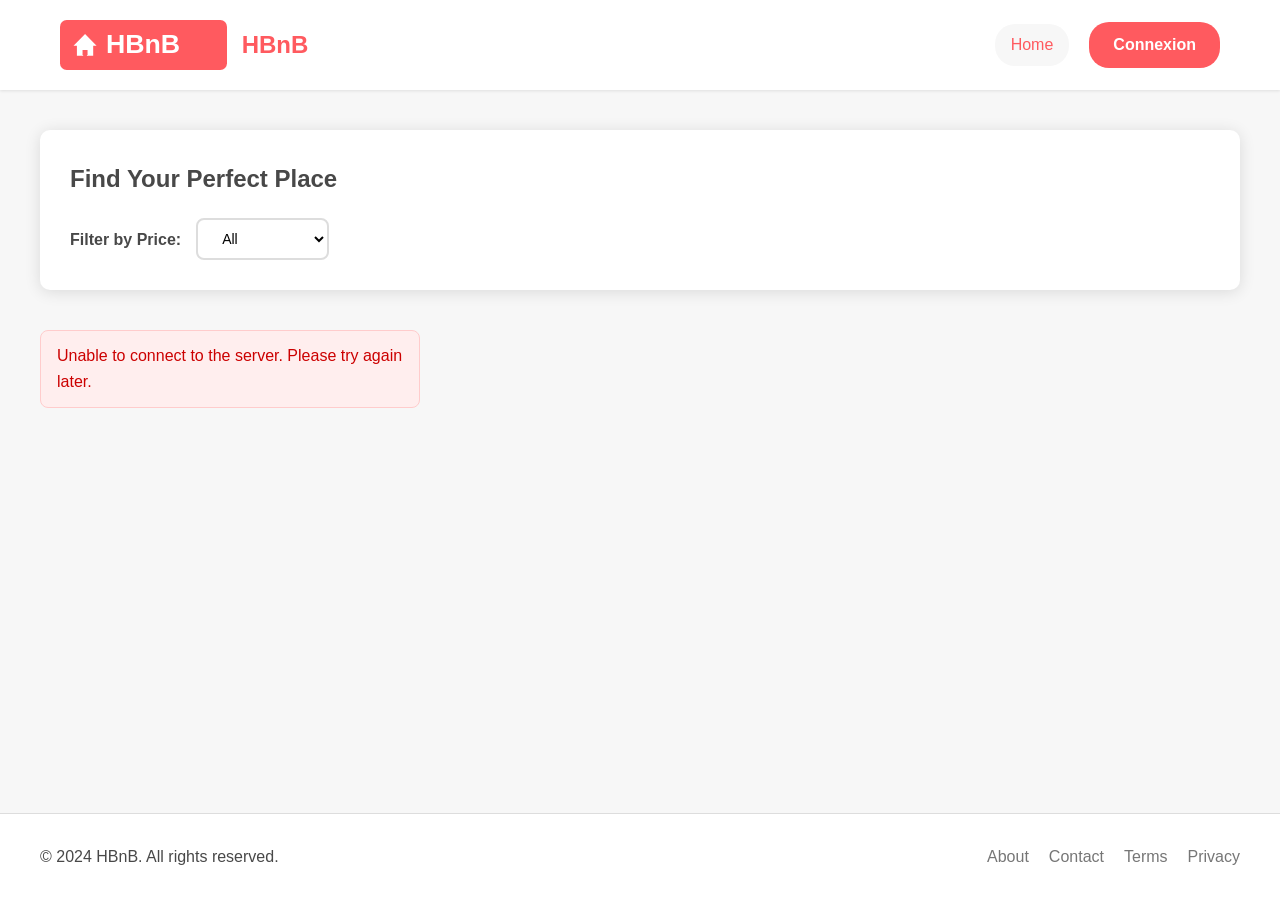
<file: part4/index.html>
<!DOCTYPE html>
<html lang="en">
<head>
    <meta charset="UTF-8">
    <meta name="viewport" content="width=device-width, initial-scale=1.0">
    <meta name="description" content="HBnB - Find your perfect place to stay">
    <title>HBnB - Places</title>
    <link rel="icon" type="image/svg+xml" href="images/icon.svg">
    <link rel="stylesheet" href="styles/styles.css">
</head>
<body>
    <!-- Header -->
    <header>
        <div class="header-container">
            <div class="logo-container">
                <img src="images/logo.svg" alt="HBnB Logo" class="logo">
                <h1>HBnB</h1>
            </div>
            <nav>
                <a href="index.html" class="nav-link active">Home</a>
                <a href="#" id="login-link" class="login-button">Login</a>
            </nav>
        </div>
    </header>

    <!-- Main Content -->
    <main>
        <div class="container">
            <!-- Filters Section -->
            <section class="filters-section">
                <h2>Find Your Perfect Place</h2>
                <div class="filter-container">
                    <label for="price-filter">Filter by Price:</label>
                    <select id="price-filter" class="filter-select">
                        <option value="all">All</option>
                        <option value="10">Up to $10</option>
                        <option value="50">Up to $50</option>
                        <option value="100">Up to $100</option>
                    </select>
                </div>
            </section>

            <!-- Places List -->
            <section id="places-list" class="places-container">
                <!-- Places will be dynamically loaded here -->
                <div class="loading">
                    <div class="spinner"></div>
                    <p>Loading amazing places...</p>
                </div>
            </section>
        </div>
    </main>

    <!-- Footer -->
    <footer>
        <div class="footer-container">
            <p>&copy; 2024 HBnB. All rights reserved.</p>
            <div class="footer-links">
                <a href="#">About</a>
                <a href="#">Contact</a>
                <a href="#">Terms</a>
                <a href="#">Privacy</a>
            </div>
        </div>
    </footer>

    <script src="scripts/scripts.js"></script>
    <script src="scripts/index.js"></script>
</body>
</html>
</file>
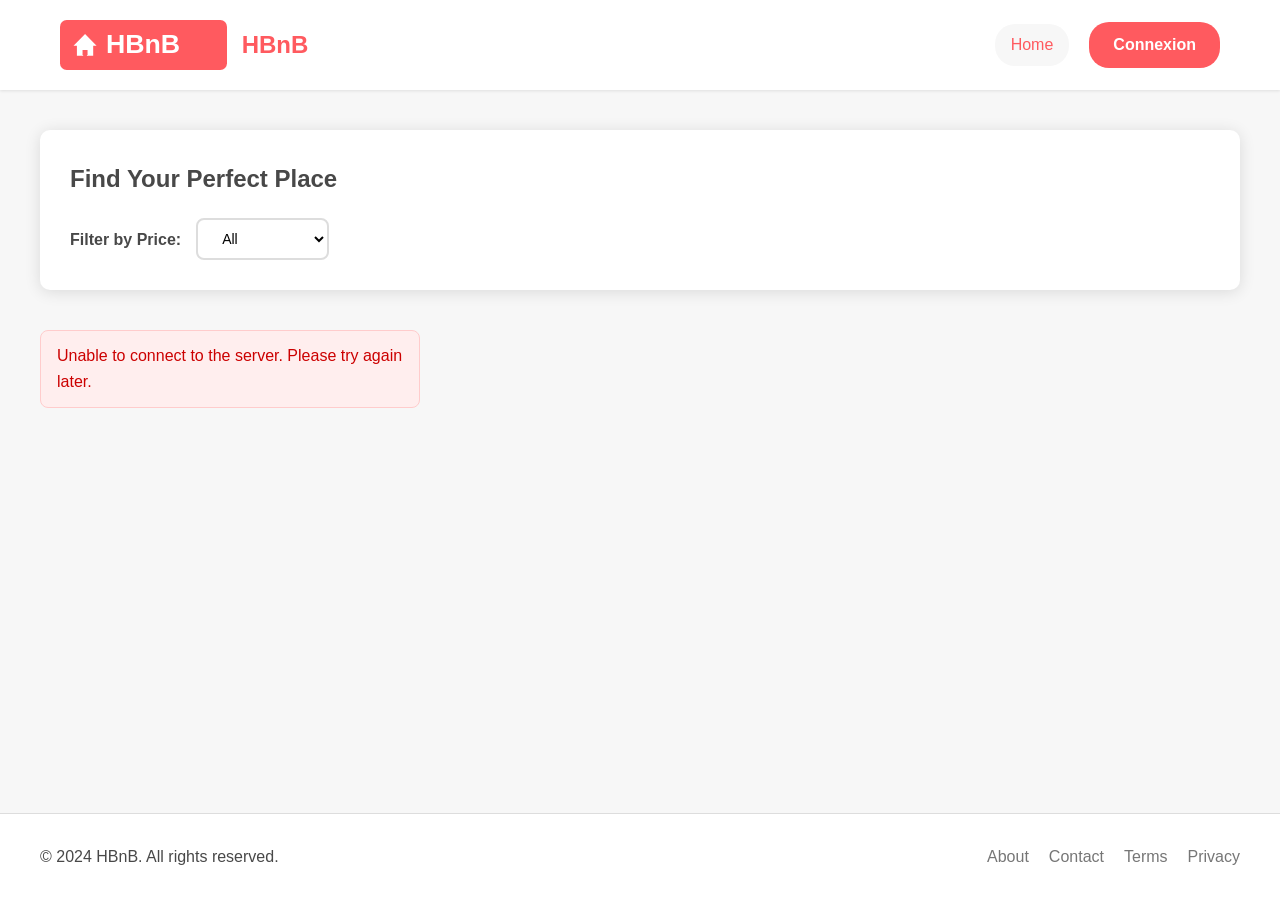
<file: part4/add_review.html>
<!DOCTYPE html>
<html lang="en">
<head>
    <meta charset="UTF-8">
    <meta name="viewport" content="width=device-width, initial-scale=1.0">
    <meta name="description" content="Add Review - HBnB">
    <title>Add Review - HBnB</title>
    <link rel="icon" type="image/svg+xml" href="images/icon.svg">
    <link rel="stylesheet" href="styles/styles.css">
</head>
<body>
    <!-- Header -->
    <header>
        <div class="header-container">
            <div class="logo-container">
                <img src="images/logo.svg" alt="HBnB Logo" class="logo">
                <h1>HBnB</h1>
            </div>
            <nav>
                <a href="index.html" class="nav-link">Home</a>
            </nav>
        </div>
    </header>
 
    <!-- Main Content -->
    <main>
        <div class="container">
            <div class="form-container">
                <h1>Add Your Review</h1>
                <p class="subtitle">Share your experience with other travelers</p>
 
                <!-- Success/Error Messages -->
                <div id="message-container" style="display: none;"></div>
 
                <!-- Review Form -->
                <form id="review-form" class="add-review form">
                    <div class="form-group">
                        <label for="rating">
                            <svg xmlns="http://www.w3.org/2000/svg" viewBox="0 0 24 24" fill="currentColor" width="18" height="18">
                                <path d="M12 17.27L18.18 21l-1.64-7.03L22 9.24l-7.19-.61L12 2 9.19 8.63 2 9.24l5.46 4.73L5.82 21z"/>
                            </svg>
                            Rating
                        </label>
                        <select id="rating" name="rating" required class="form-control">
                            <option value="">Select your rating</option>
                            <option value="5">⭐⭐⭐⭐⭐ Excellent</option>
                            <option value="4">⭐⭐⭐⭐ Very Good</option>
                            <option value="3">⭐⭐⭐ Good</option>
                            <option value="2">⭐⭐ Fair</option>
                            <option value="1">⭐ Poor</option>
                        </select>
                    </div>
 
                    <div class="form-group">
                        <label for="comment">
                            <svg xmlns="http://www.w3.org/2000/svg" viewBox="0 0 24 24" fill="currentColor" width="18" height="18">
                                <path d="M20 2H4c-1.1 0-2 .9-2 2v12c0 1.1.9 2 2 2h14l4 4V4c0-1.1-.9-2-2-2zm-2 12H6v-2h12v2zm0-3H6V9h12v2zm0-3H6V6h12v2z"/>
                            </svg>
                            Your Review
                        </label>
                        <textarea 
                            id="comment" 
                            name="comment" 
                            rows="6" 
                            placeholder="Tell us about your experience at this place. What did you like? What could be improved?"
                            required
                            maxlength="1000"
                            class="form-control"
                        ></textarea>
                        <small class="form-text">
                            <span id="char-count">0</span>/1000 characters
                        </small>
                    </div>
 
                    <div class="form-actions">
                        <button type="button" class="btn-secondary" onclick="window.history.back()">
                            Cancel
                        </button>
                        <button type="submit" class="btn-submit">
                            <svg xmlns="http://www.w3.org/2000/svg" viewBox="0 0 24 24" fill="currentColor" width="20" height="20">
                                <path d="M9 16.17L4.83 12l-1.42 1.41L9 19 21 7l-1.41-1.41z"/>
                            </svg>
                            Submit Review
                        </button>
                    </div>
                </form>
            </div>
        </div>
    </main>
 
    <!-- Footer -->
    <footer>
        <div class="footer-container">
            <p>&copy; 2024 HBnB. All rights reserved.</p>
        </div>
    </footer>
 
    <script src="scripts/scripts.js"></script>
    <script src="scripts/add_review.js"></script>
</body>
</html>
</file>
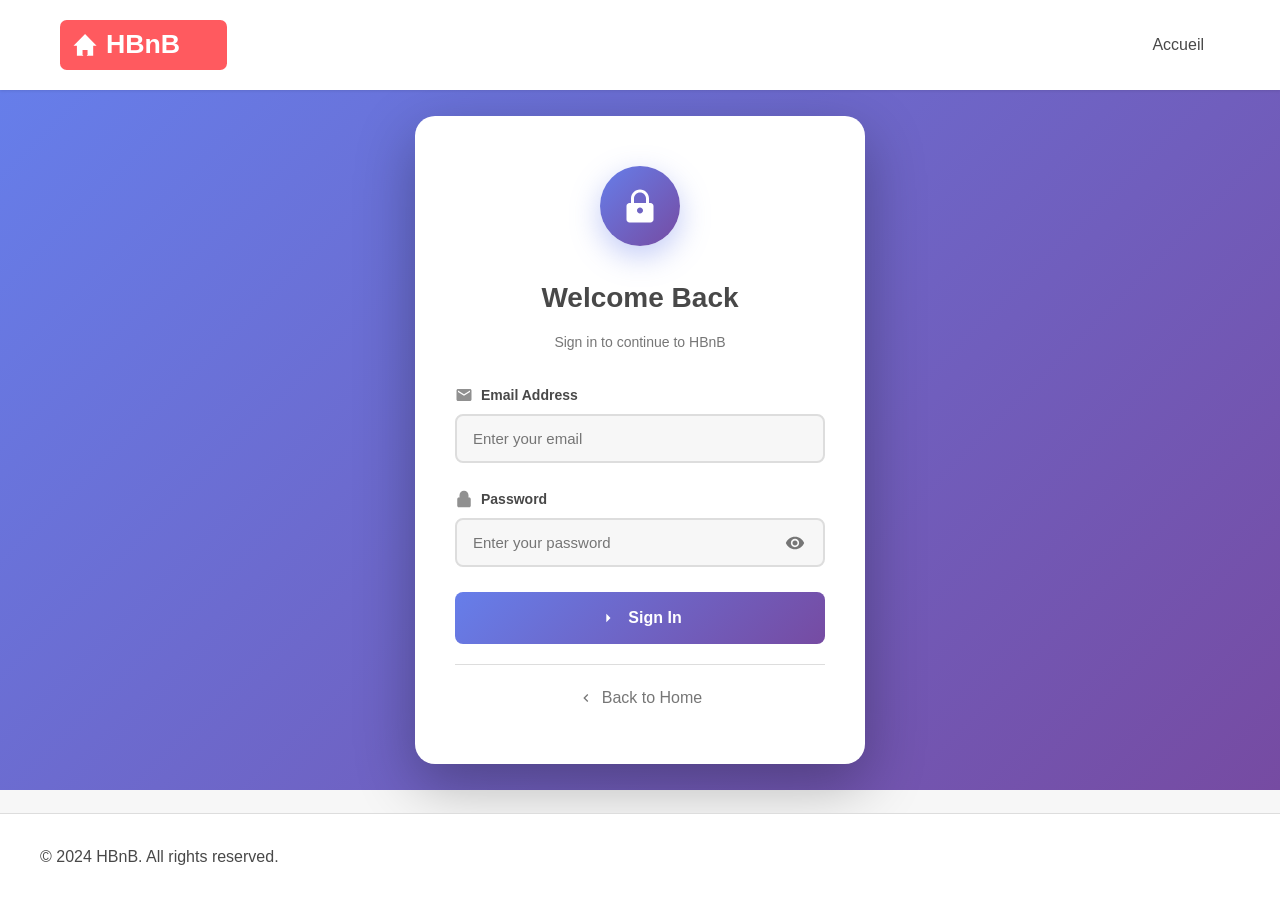
<file: part4/login.html>
<!DOCTYPE html>
<html lang="en">
<head>
    <meta charset="UTF-8">
    <meta name="viewport" content="width=device-width, initial-scale=1.0">
    <meta name="description" content="Login to HBnB">
    <title>Login - HBnB</title>
    <link rel="icon" type="image/svg+xml" href="images/icon.svg">
    <link rel="stylesheet" href="styles/styles.css">
</head>
<body>
    <!-- Header -->
    <header>
        <div class="header-container">
            <div class="logo-container">
                <img src="images/logo.svg" alt="HBnB Logo" class="logo">
            </div>
            <nav>
                <a href="index.html" class="nav-link">Accueil</a>
            </nav>
        </div>
    </header>

    <!-- Main Content -->
    <main>
        <div class="login-container">
            <div class="login-box">
                <!-- Lock Icon -->
                <div class="lock-icon-container">
                    <div class="lock-icon">
                        <svg xmlns="http://www.w3.org/2000/svg" viewBox="0 0 24 24" fill="currentColor">
                            <path d="M12 1C8.676 1 6 3.676 6 7v3H5c-1.103 0-2 .897-2 2v9c0 1.103.897 2 2 2h14c1.103 0 2-.897 2-2v-9c0-1.103-.897-2-2-2h-1V7c0-3.324-2.676-6-6-6zm0 2c2.206 0 4 1.794 4 4v3H8V7c0-2.206 1.794-4 4-4zm0 10c1.103 0 2 .897 2 2s-.897 2-2 2-2-.897-2-2 .897-2 2-2z"/>
                        </svg>
                    </div>
                </div>

                <h2>Welcome Back</h2>
                <p class="subtitle">Sign in to continue to HBnB</p>

                <!-- Error Message -->
                <div id="error-message" class="error-message" style="display: none;"></div>

                <!-- Login Form -->
                <form id="login-form" class="login-form">
                    <div class="form-group">
                        <label for="email">
                            <svg xmlns="http://www.w3.org/2000/svg" viewBox="0 0 24 24" fill="currentColor" width="18" height="18">
                                <path d="M20 4H4c-1.1 0-2 .9-2 2v12c0 1.1.9 2 2 2h16c1.1 0 2-.9 2-2V6c0-1.1-.9-2-2-2zm0 4l-8 5-8-5V6l8 5 8-5v2z"/>
                            </svg>
                            Email Address
                        </label>
                        <input 
                            type="email" 
                            id="email" 
                            name="email" 
                            placeholder="Enter your email"
                            required
                            autocomplete="email"
                        >
                    </div>

                    <div class="form-group">
                        <label for="password">
                            <svg xmlns="http://www.w3.org/2000/svg" viewBox="0 0 24 24" fill="currentColor" width="18" height="18">
                                <path d="M12 1C8.676 1 6 3.676 6 7v3H5c-1.103 0-2 .897-2 2v9c0 1.103.897 2 2 2h14c1.103 0 2-.897 2-2v-9c0-1.103-.897-2-2-2h-1V7c0-3.324-2.676-6-6-6z"/>
                            </svg>
                            Password
                        </label>
                        <div class="password-input-wrapper">
                            <input 
                                type="password" 
                                id="password" 
                                name="password" 
                                placeholder="Enter your password"
                                required
                                autocomplete="current-password"
                            >
                            <button type="button" class="toggle-password" id="toggle-password">
                                <svg xmlns="http://www.w3.org/2000/svg" viewBox="0 0 24 24" fill="currentColor" width="20" height="20">
                                    <path d="M12 4.5C7 4.5 2.73 7.61 1 12c1.73 4.39 6 7.5 11 7.5s9.27-3.11 11-7.5c-1.73-4.39-6-7.5-11-7.5zM12 17c-2.76 0-5-2.24-5-5s2.24-5 5-5 5 2.24 5 5-2.24 5-5 5zm0-8c-1.66 0-3 1.34-3 3s1.34 3 3 3 3-1.34 3-3-1.34-3-3-3z"/>
                                </svg>
                            </button>
                        </div>
                    </div>

                    <button type="submit" class="btn-login">
                        <svg xmlns="http://www.w3.org/2000/svg" viewBox="0 0 24 24" fill="currentColor" width="20" height="20">
                            <path d="M10 17l5-5-5-5v10z"/>
                        </svg>
                        Sign In
                    </button>
                </form>

                <!-- Back to Home -->
                <div class="back-home">
                    <a href="index.html">
                        <svg xmlns="http://www.w3.org/2000/svg" viewBox="0 0 24 24" fill="currentColor" width="16" height="16">
                            <path d="M15.41 16.59L10.83 12l4.58-4.59L14 6l-6 6 6 6 1.41-1.41z"/>
                        </svg>
                        Back to Home
                    </a>
                </div>
            </div>
        </div>
    </main>

    <!-- Footer -->
    <footer>
        <div class="footer-container">
            <p>&copy; 2024 HBnB. All rights reserved.</p>
        </div>
    </footer>

    <script src="scripts/scripts.js"></script>
    <script src="scripts/login.js"></script>
</body>
</html>
</file>
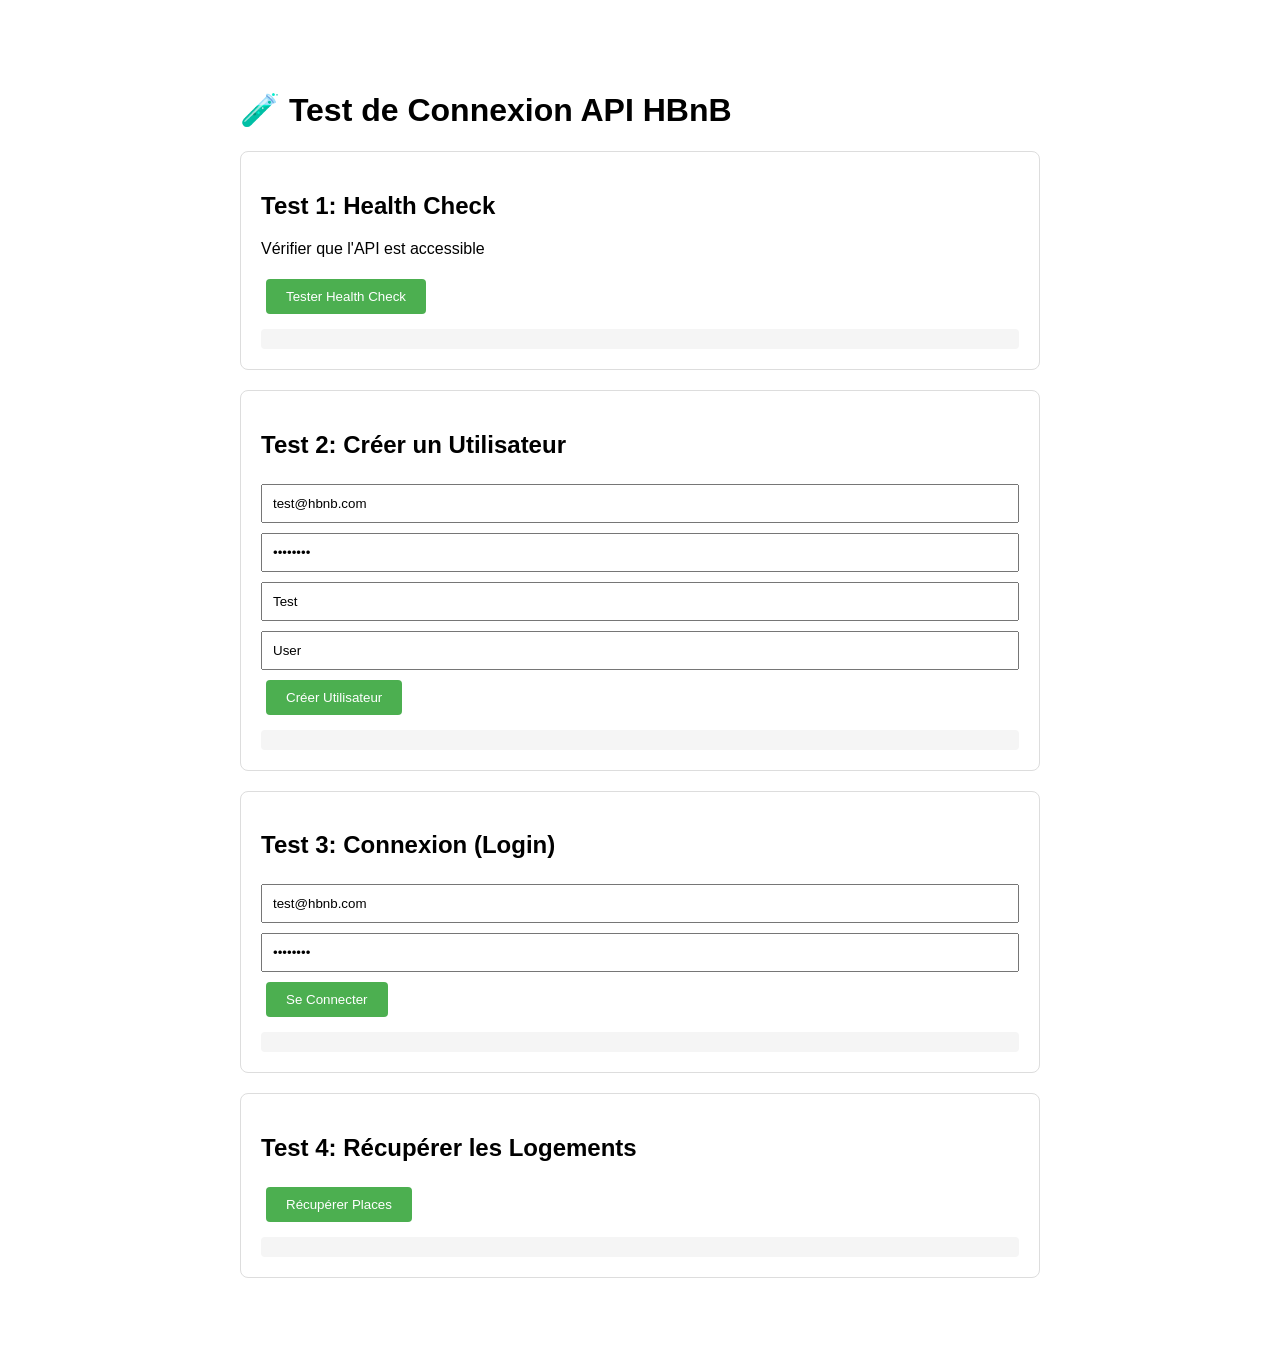
<file: part4/test_api.html>
<!DOCTYPE html>
<html lang="fr">
<head>
    <meta charset="UTF-8">
    <meta name="viewport" content="width=device-width, initial-scale=1.0">
    <title>Test API - HBnB</title>
    <style>
        body {
            font-family: Arial, sans-serif;
            max-width: 800px;
            margin: 50px auto;
            padding: 20px;
        }
        .test-section {
            margin: 20px 0;
            padding: 20px;
            border: 1px solid #ddd;
            border-radius: 8px;
        }
        button {
            background: #4CAF50;
            color: white;
            padding: 10px 20px;
            border: none;
            border-radius: 4px;
            cursor: pointer;
            margin: 5px;
        }
        button:hover {
            background: #45a049;
        }
        .result {
            margin-top: 10px;
            padding: 10px;
            background: #f5f5f5;
            border-radius: 4px;
            font-family: monospace;
            white-space: pre-wrap;
        }
        .success { background: #d4edda; color: #155724; }
        .error { background: #f8d7da; color: #721c24; }
        input {
            padding: 10px;
            margin: 5px 0;
            width: 100%;
            box-sizing: border-box;
        }
    </style>
</head>
<body>
    <h1>🧪 Test de Connexion API HBnB</h1>
    
    <!-- Test 1: Health Check -->
    <div class="test-section">
        <h2>Test 1: Health Check</h2>
        <p>Vérifier que l'API est accessible</p>
        <button onclick="testHealth()">Tester Health Check</button>
        <div id="health-result" class="result"></div>
    </div>
    
    <!-- Test 2: Create User -->
    <div class="test-section">
        <h2>Test 2: Créer un Utilisateur</h2>
        <input type="email" id="reg-email" placeholder="Email" value="test@hbnb.com">
        <input type="password" id="reg-password" placeholder="Mot de passe" value="Test123!">
        <input type="text" id="reg-firstname" placeholder="Prénom" value="Test">
        <input type="text" id="reg-lastname" placeholder="Nom" value="User">
        <button onclick="testCreateUser()">Créer Utilisateur</button>
        <div id="create-result" class="result"></div>
    </div>
    
    <!-- Test 3: Login -->
    <div class="test-section">
        <h2>Test 3: Connexion (Login)</h2>
        <input type="email" id="login-email" placeholder="Email" value="test@hbnb.com">
        <input type="password" id="login-password" placeholder="Mot de passe" value="Test123!">
        <button onclick="testLogin()">Se Connecter</button>
        <div id="login-result" class="result"></div>
    </div>
    
    <!-- Test 4: Get Places -->
    <div class="test-section">
        <h2>Test 4: Récupérer les Logements</h2>
        <button onclick="testGetPlaces()">Récupérer Places</button>
        <div id="places-result" class="result"></div>
    </div>

    <script>
        const API_BASE_URL = 'http://localhost:5000/api/v1';
        let authToken = null;

        // Test 1: Health Check
        async function testHealth() {
            const resultDiv = document.getElementById('health-result');
            resultDiv.textContent = 'Test en cours...';
            resultDiv.className = 'result';
            
            try {
                const response = await fetch('http://localhost:5000/health');
                const data = await response.json();
                
                if (response.ok) {
                    resultDiv.className = 'result success';
                    resultDiv.textContent = `✅ Succès!\nStatus: ${response.status}\nData: ${JSON.stringify(data, null, 2)}`;
                } else {
                    resultDiv.className = 'result error';
                    resultDiv.textContent = `❌ Erreur\nStatus: ${response.status}\nData: ${JSON.stringify(data, null, 2)}`;
                }
            } catch (error) {
                resultDiv.className = 'result error';
                resultDiv.textContent = `❌ Erreur de connexion\n${error.message}\n\nVérifiez que Part 2 (API) est lancé sur le port 5000!`;
            }
        }

        // Test 2: Create User
        async function testCreateUser() {
            const resultDiv = document.getElementById('create-result');
            resultDiv.textContent = 'Création en cours...';
            resultDiv.className = 'result';
            
            const userData = {
                email: document.getElementById('reg-email').value,
                password: document.getElementById('reg-password').value,
                first_name: document.getElementById('reg-firstname').value,
                last_name: document.getElementById('reg-lastname').value
            };
            
            try {
                const response = await fetch(`${API_BASE_URL}/users`, {
                    method: 'POST',
                    headers: {
                        'Content-Type': 'application/json'
                    },
                    body: JSON.stringify(userData)
                });
                
                const data = await response.json();
                
                if (response.ok) {
                    resultDiv.className = 'result success';
                    resultDiv.textContent = `✅ Utilisateur créé!\nStatus: ${response.status}\nData: ${JSON.stringify(data, null, 2)}`;
                } else {
                    resultDiv.className = 'result error';
                    resultDiv.textContent = `❌ Erreur\nStatus: ${response.status}\nData: ${JSON.stringify(data, null, 2)}`;
                }
            } catch (error) {
                resultDiv.className = 'result error';
                resultDiv.textContent = `❌ Erreur\n${error.message}`;
            }
        }

        // Test 3: Login
        async function testLogin() {
            const resultDiv = document.getElementById('login-result');
            resultDiv.textContent = 'Connexion en cours...';
            resultDiv.className = 'result';
            
            const loginData = {
                email: document.getElementById('login-email').value,
                password: document.getElementById('login-password').value
            };
            
            try {
                const response = await fetch(`${API_BASE_URL}/auth/login`, {
                    method: 'POST',
                    headers: {
                        'Content-Type': 'application/json'
                    },
                    body: JSON.stringify(loginData)
                });
                
                const data = await response.json();
                
                if (response.ok && data.access_token) {
                    authToken = data.access_token;
                    resultDiv.className = 'result success';
                    resultDiv.textContent = `✅ Connexion réussie!\nStatus: ${response.status}\nToken: ${data.access_token.substring(0, 50)}...\nUser: ${JSON.stringify(data.user, null, 2)}`;
                } else {
                    resultDiv.className = 'result error';
                    resultDiv.textContent = `❌ Échec de connexion\nStatus: ${response.status}\nData: ${JSON.stringify(data, null, 2)}`;
                }
            } catch (error) {
                resultDiv.className = 'result error';
                resultDiv.textContent = `❌ Erreur\n${error.message}`;
            }
        }

        // Test 4: Get Places
        async function testGetPlaces() {
            const resultDiv = document.getElementById('places-result');
            resultDiv.textContent = 'Récupération en cours...';
            resultDiv.className = 'result';
            
            try {
                const response = await fetch(`${API_BASE_URL}/places`);
                const data = await response.json();
                
                if (response.ok) {
                    resultDiv.className = 'result success';
                    const places = data.places || data || [];
                    resultDiv.textContent = `✅ Succès!\nNombre de places: ${places.length}\nData: ${JSON.stringify(data, null, 2)}`;
                } else {
                    resultDiv.className = 'result error';
                    resultDiv.textContent = `❌ Erreur\nStatus: ${response.status}\nData: ${JSON.stringify(data, null, 2)}`;
                }
            } catch (error) {
                resultDiv.className = 'result error';
                resultDiv.textContent = `❌ Erreur\n${error.message}`;
            }
        }
    </script>
</body>
</html>
</file>
<file: part4/styles/styles.css>
/* HBnB Part 4 - Complete Stylesheet */

/* ==================== CSS VARIABLES ==================== */
:root {
    --primary-color: #FF5A5F;
    --primary-dark: #E04E53;
    --secondary-color: #00A699;
    --dark-color: #484848;
    --light-color: #767676;
    --bg-color: #F7F7F7;
    --white: #FFFFFF;
    --border-color: #DDDDDD;
    --shadow: 0 2px 16px rgba(0, 0, 0, 0.12);
    --shadow-hover: 0 4px 24px rgba(0, 0, 0, 0.18);
    --border-radius: 10px;
    --transition: all 0.3s ease;
}

/* ==================== RESET & BASE ==================== */
* {
    margin: 0;
    padding: 0;
    box-sizing: border-box;
}

body {
    font-family: 'Circular', -apple-system, BlinkMacSystemFont, 'Segoe UI', Roboto, Helvetica, Arial, sans-serif;
    color: var(--dark-color);
    line-height: 1.6;
    background-color: var(--bg-color);
    min-height: 100vh;
    display: flex;
    flex-direction: column;
}

/* ==================== HEADER ==================== */
header {
    background: var(--white);
    box-shadow: 0 1px 3px rgba(0, 0, 0, 0.1);
    position: sticky;
    top: 0;
    z-index: 100;
}

.header-container {
    max-width: 1200px;
    margin: 0 auto;
    padding: 20px;
    display: flex;
    justify-content: space-between;
    align-items: center;
}

.logo-container {
    display: flex;
    align-items: center;
    gap: 15px;
}

.logo {
    height: 50px;
    width: auto;
}

.logo-container h1 {
    font-size: 24px;
    color: var(--primary-color);
    font-weight: 700;
}

nav {
    display: flex;
    gap: 20px;
    align-items: center;
}

.nav-link {
    text-decoration: none;
    color: var(--dark-color);
    font-weight: 500;
    padding: 8px 16px;
    border-radius: 20px;
    transition: var(--transition);
}

.nav-link:hover,
.nav-link.active {
    background: var(--bg-color);
    color: var(--primary-color);
}

.login-button {
    background: var(--primary-color);
    color: var(--white);
    padding: 10px 24px;
    border-radius: 20px;
    text-decoration: none;
    font-weight: 600;
    transition: var(--transition);
    border: none;
    cursor: pointer;
}

.login-button:hover {
    background: var(--primary-dark);
    transform: translateY(-2px);
    box-shadow: var(--shadow);
}

/* ==================== MAIN CONTENT ==================== */
main {
    flex: 1;
    padding: 40px 20px;
}

.container {
    max-width: 1200px;
    margin: 0 auto;
}

/* ==================== FILTERS SECTION ==================== */
.filters-section {
    background: var(--white);
    padding: 30px;
    border-radius: var(--border-radius);
    box-shadow: var(--shadow);
    margin-bottom: 40px;
}

.filters-section h2 {
    margin-bottom: 20px;
    color: var(--dark-color);
}

.filter-container {
    display: flex;
    align-items: center;
    gap: 15px;
}

.filter-container label {
    font-weight: 600;
    color: var(--dark-color);
}

.filter-select {
    padding: 10px 20px;
    border: 2px solid var(--border-color);
    border-radius: 8px;
    font-size: 14px;
    background: var(--white);
    cursor: pointer;
    transition: var(--transition);
}

.filter-select:focus {
    outline: none;
    border-color: var(--primary-color);
}

/* ==================== PLACES CONTAINER ==================== */
.places-container {
    display: grid;
    grid-template-columns: repeat(auto-fill, minmax(300px, 1fr));
    gap: 30px;
}

.place-card {
    background: var(--white);
    border: 1px solid var(--border-color);
    border-radius: var(--border-radius);
    padding: 20px;
    margin: 20px;
    box-shadow: var(--shadow);
    transition: var(--transition);
    cursor: pointer;
}

.place-card:hover {
    transform: translateY(-5px);
    box-shadow: var(--shadow-hover);
}

.place-card img {
    width: 100%;
    height: 200px;
    object-fit: cover;
    border-radius: 8px;
    margin-bottom: 15px;
}

.place-card h3 {
    font-size: 20px;
    margin-bottom: 10px;
    color: var(--dark-color);
}

.place-card p {
    color: var(--light-color);
    font-size: 14px;
    margin-bottom: 8px;
}

.price {
    font-size: 18px;
    font-weight: 700;
    color: var(--dark-color);
    margin: 10px 0;
}

.price span {
    font-size: 14px;
    font-weight: 400;
    color: var(--light-color);
}

.details-button {
    width: 100%;
    background: var(--primary-color);
    color: var(--white);
    padding: 12px;
    border: none;
    border-radius: 8px;
    font-weight: 600;
    cursor: pointer;
    transition: var(--transition);
    margin-top: 10px;
}

.details-button:hover {
    background: var(--primary-dark);
}

/* ==================== PLACE DETAILS ==================== */
.place-details {
    background: var(--white);
    padding: 30px;
    border-radius: var(--border-radius);
    box-shadow: var(--shadow);
    margin-bottom: 30px;
}

.place-info h1 {
    font-size: 32px;
    margin-bottom: 20px;
    color: var(--dark-color);
}

.place-info p {
    margin-bottom: 15px;
    line-height: 1.8;
}

.place-info .host {
    font-weight: 600;
    color: var(--dark-color);
}

.amenities-list {
    display: flex;
    flex-wrap: wrap;
    gap: 10px;
    margin-top: 20px;
}

.amenity-tag {
    background: var(--bg-color);
    padding: 8px 16px;
    border-radius: 20px;
    font-size: 14px;
    color: var(--dark-color);
}

/* ==================== REVIEWS SECTION ==================== */
.reviews-section {
    background: var(--white);
    padding: 30px;
    border-radius: var(--border-radius);
    box-shadow: var(--shadow);
    margin-bottom: 30px;
}

.reviews-section h2 {
    margin-bottom: 20px;
    color: var(--dark-color);
}

.reviews-list {
    display: flex;
    flex-direction: column;
    gap: 20px;
}

.review-card {
    background: var(--bg-color);
    border: 1px solid var(--border-color);
    border-radius: var(--border-radius);
    padding: 20px;
    margin: 20px 0;
}

.review-header {
    display: flex;
    justify-content: space-between;
    align-items: center;
    margin-bottom: 10px;
}

.review-author {
    font-weight: 600;
    color: var(--dark-color);
}

.review-rating {
    color: #FFB400;
    font-size: 18px;
}

.review-comment {
    color: var(--light-color);
    line-height: 1.6;
}

.review-date {
    font-size: 12px;
    color: var(--light-color);
    margin-top: 10px;
}

/* ==================== LOGIN PAGE ==================== */
.login-container {
    min-height: calc(100vh - 200px);
    display: flex;
    justify-content: center;
    align-items: center;
    background: linear-gradient(135deg, #667eea 0%, #764ba2 100%);
    padding: 20px;
    margin: -40px -20px;
}

.login-box {
    background: var(--white);
    padding: 50px 40px;
    border-radius: 20px;
    box-shadow: 0 20px 60px rgba(0, 0, 0, 0.3);
    max-width: 450px;
    width: 100%;
    animation: slideUp 0.5s ease-out;
}

@keyframes slideUp {
    from {
        opacity: 0;
        transform: translateY(30px);
    }
    to {
        opacity: 1;
        transform: translateY(0);
    }
}

.lock-icon-container {
    display: flex;
    justify-content: center;
    margin-bottom: 30px;
}

.lock-icon {
    width: 80px;
    height: 80px;
    background: linear-gradient(135deg, #667eea 0%, #764ba2 100%);
    border-radius: 50%;
    display: flex;
    justify-content: center;
    align-items: center;
    box-shadow: 0 10px 30px rgba(102, 126, 234, 0.4);
    animation: pulse 2s infinite;
}

.lock-icon svg {
    width: 36px;
    height: 36px;
    color: var(--white);
}

@keyframes pulse {
    0%, 100% {
        transform: scale(1);
    }
    50% {
        transform: scale(1.05);
    }
}

.login-box h2 {
    text-align: center;
    color: var(--dark-color);
    font-size: 28px;
    margin-bottom: 10px;
}

.subtitle {
    text-align: center;
    color: var(--light-color);
    font-size: 14px;
    margin-bottom: 30px;
}

/* ==================== FORMS ==================== */
.form-group {
    margin-bottom: 25px;
}

.form-group label {
    display: flex;
    align-items: center;
    gap: 8px;
    margin-bottom: 8px;
    color: var(--dark-color);
    font-weight: 600;
    font-size: 14px;
}

.form-group label svg {
    opacity: 0.6;
}

.form-control,
.form-group input[type="email"],
.form-group input[type="password"],
.form-group input[type="text"],
.form-group textarea,
.form-group select {
    width: 100%;
    padding: 14px 16px;
    border: 2px solid var(--border-color);
    border-radius: 8px;
    font-size: 15px;
    font-family: inherit;
    transition: var(--transition);
    background: var(--bg-color);
}

.form-control:focus,
.form-group input:focus,
.form-group textarea:focus,
.form-group select:focus {
    outline: none;
    border-color: #667eea;
    background: var(--white);
    box-shadow: 0 0 0 3px rgba(102, 126, 234, 0.1);
}

.password-input-wrapper {
    position: relative;
}

.password-input-wrapper input {
    padding-right: 45px;
}

.toggle-password {
    position: absolute;
    right: 12px;
    top: 50%;
    transform: translateY(-50%);
    background: none;
    border: none;
    color: var(--light-color);
    cursor: pointer;
    padding: 8px;
    display: flex;
    align-items: center;
    justify-content: center;
}

.toggle-password:hover {
    color: var(--dark-color);
}

.form-text {
    display: block;
    margin-top: 5px;
    font-size: 12px;
    color: var(--light-color);
}

/* ==================== BUTTONS ==================== */
.btn-login,
.btn-submit,
.btn-primary {
    width: 100%;
    padding: 16px;
    background: linear-gradient(135deg, #667eea 0%, #764ba2 100%);
    color: var(--white);
    border: none;
    border-radius: 8px;
    font-size: 16px;
    font-weight: 700;
    cursor: pointer;
    transition: var(--transition);
    display: flex;
    align-items: center;
    justify-content: center;
    gap: 10px;
}

.btn-login:hover,
.btn-submit:hover,
.btn-primary:hover {
    transform: translateY(-2px);
    box-shadow: 0 6px 20px rgba(102, 126, 234, 0.4);
}

.btn-secondary {
    padding: 12px 24px;
    background: var(--white);
    color: var(--dark-color);
    border: 2px solid var(--border-color);
    border-radius: 8px;
    font-weight: 600;
    cursor: pointer;
    transition: var(--transition);
}

.btn-secondary:hover {
    background: var(--bg-color);
}

.form-actions {
    display: flex;
    gap: 15px;
    margin-top: 30px;
}

/* ==================== MESSAGES ==================== */
.error-message,
.success-message,
.message {
    padding: 12px 16px;
    border-radius: 8px;
    margin-bottom: 20px;
    display: flex;
    align-items: center;
    gap: 10px;
}

.error-message {
    background: #fee;
    color: #c00;
    border: 1px solid #fcc;
}

.success-message {
    background: #efe;
    color: #060;
    border: 1px solid #cfc;
}

/* ==================== ADD REVIEW FORM ==================== */
.add-review {
    background: var(--white);
    padding: 30px;
    border-radius: var(--border-radius);
    box-shadow: var(--shadow);
    margin-top: 30px;
}

.add-review h2 {
    margin-bottom: 20px;
    color: var(--dark-color);
}

.form-container {
    max-width: 800px;
    margin: 0 auto;
    background: var(--white);
    padding: 40px;
    border-radius: var(--border-radius);
    box-shadow: var(--shadow);
}

.form-container h1 {
    margin-bottom: 10px;
    color: var(--dark-color);
}

/* ==================== LOADING ==================== */
.loading {
    text-align: center;
    padding: 60px 20px;
}

.spinner {
    border: 4px solid var(--bg-color);
    border-top: 4px solid var(--primary-color);
    border-radius: 50%;
    width: 50px;
    height: 50px;
    animation: spin 1s linear infinite;
    margin: 0 auto 20px;
}

@keyframes spin {
    0% { transform: rotate(0deg); }
    100% { transform: rotate(360deg); }
}

/* ==================== FOOTER ==================== */
footer {
    background: var(--white);
    border-top: 1px solid var(--border-color);
    padding: 30px 20px;
    margin-top: auto;
}

.footer-container {
    max-width: 1200px;
    margin: 0 auto;
    display: flex;
    justify-content: space-between;
    align-items: center;
}

.footer-links {
    display: flex;
    gap: 20px;
}

.footer-links a {
    color: var(--light-color);
    text-decoration: none;
    transition: var(--transition);
}

.footer-links a:hover {
    color: var(--dark-color);
}

.back-home {
    text-align: center;
    margin-top: 20px;
    padding-top: 20px;
    border-top: 1px solid var(--border-color);
}

.back-home a {
    color: var(--light-color);
    text-decoration: none;
    display: inline-flex;
    align-items: center;
    gap: 8px;
    transition: var(--transition);
}

.back-home a:hover {
    color: var(--dark-color);
}

/* ==================== RESPONSIVE ==================== */
@media (max-width: 768px) {
    .header-container {
        flex-direction: column;
        gap: 15px;
    }

    .places-container {
        grid-template-columns: 1fr;
    }

    .filter-container {
        flex-direction: column;
        align-items: stretch;
    }

    .footer-container {
        flex-direction: column;
        gap: 15px;
    }

    .login-box {
        padding: 40px 30px;
    }

    .form-actions {
        flex-direction: column;
    }

    .btn-secondary {
        width: 100%;
    }
}

@media (max-width: 480px) {
    .logo-container h1 {
        font-size: 20px;
    }

    .logo {
        height: 40px;
    }

    .place-card {
        padding: 15px;
        margin: 10px;
    }
}
</file>
